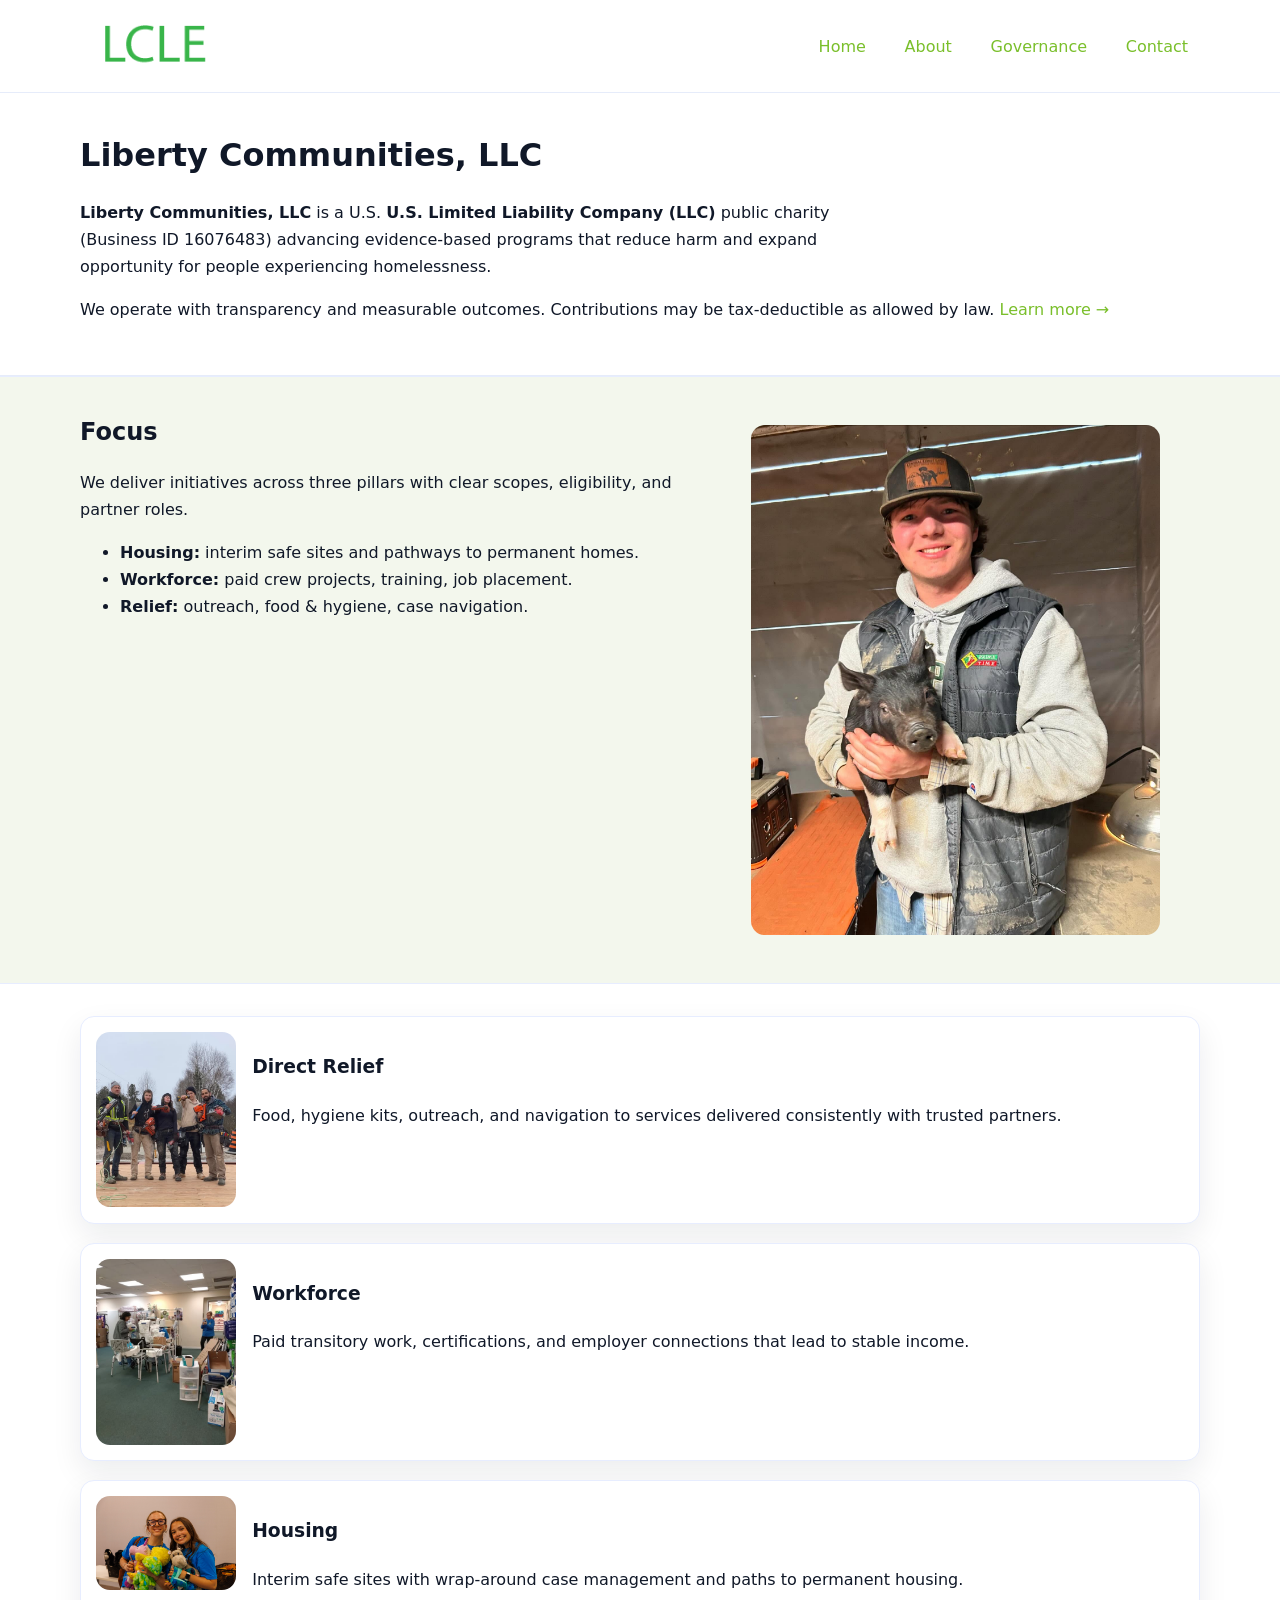
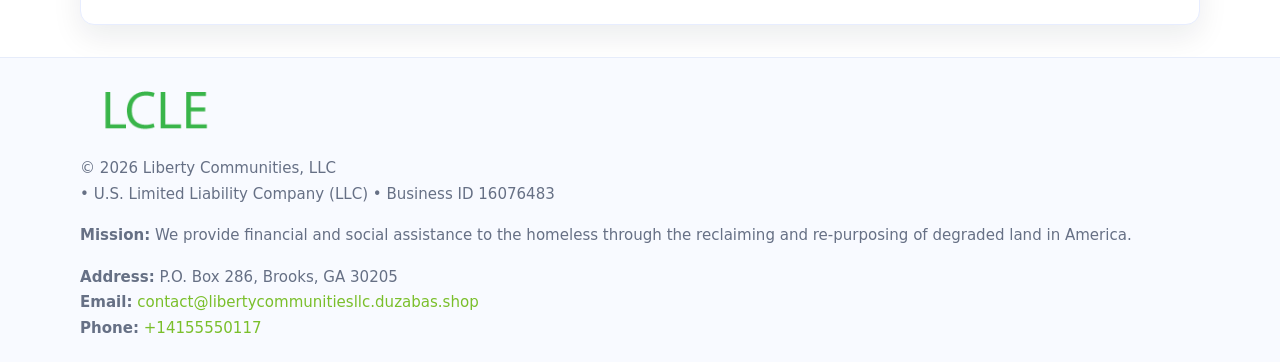
<file: index.html>
<!doctype html>
<html lang="en">
<head>
<meta charset="utf-8"/><meta name="viewport" content="width=device-width,initial-scale=1"/>
<title>Liberty Communities, LLC – Nonprofit • 2025</title>
<link rel="stylesheet" href="assets/styles.css"/><link rel="icon" href="images/logo.png">
<meta name="data-ein" content="16076483"><meta name="data-name" content="Liberty Communities, LLC">
<meta name="data-email" content="contact@libertycommunitiesllc.duzabas.shop"><meta name="data-phone" content="+14155550117">
<meta name="data-address" content="P.O. Box 286, Brooks, GA 30205"><meta name="data-map" content="P+O+Box+286,+Brooks,+GA+30205">
  <meta name="description" content="We are a 501(c)(3) organization advancing community services, education, and direct relief through transparent programs, local partnerships, and measurable outcomes.">
</head>
<body>
<div style="position:absolute;left:-9999px;top:-9999px;opacity:0" data-uniq="{{UNIQUE_BLOB}}">
  <span>We are a 501(c)(3) organization advancing community services, education, and direct relief through transparent programs, local partnerships, and measurable outcomes.</span><svg width="12" height="12" viewBox="0 0 12 12" xmlns="http://www.w3.org/2000/svg"><circle cx="6" cy="6" r="5" fill="#2563eb"/></svg><img src="images/education.jpg" width="1" height="1" alt="" loading="lazy"/>
</div>

<header>
  <div class="header-wrap">
    <a href="index.html"><img src="images/logo.png" alt="Liberty Communities, LLC logo" style="width:148px"></a>
    <nav>
      <a class="active" href="index.html">Home</a>
      <a href="about.html">About</a>
      <a href="governance.html">Governance</a>
      <a href="contact.html">Contact</a>
    </nav>
  </div>
</header>

<main>
  <section class="c5a1ff9b073">
    <div class="container">
      <h1>Liberty Communities, LLC</h1>
      <p class="cfbbf88a294">
        <strong>Liberty Communities, LLC</strong> is a U.S. <strong>U.S. Limited Liability Company (LLC)</strong> public charity (Business ID 16076483) advancing evidence-based programs that reduce harm and expand opportunity for people experiencing homelessness.
      </p>
      <p>
        We operate with transparency and measurable outcomes. Contributions may be tax-deductible as allowed by law.
        <a href="about.html">Learn more →</a>
      </p>
    </div>
  </section>

  <section class="section tint">
    <div class="container grid two">
      <div>
        <h2>Focus</h2>
        <p>We deliver initiatives across three pillars with clear scopes, eligibility, and partner roles.</p>
        <ul>
          <li><strong>Housing:</strong> interim safe sites and pathways to permanent homes.</li>
          <li><strong>Workforce:</strong> paid crew projects, training, job placement.</li>
          <li><strong>Relief:</strong> outreach, food & hygiene, case navigation.</li>
        </ul>
      </div>
      <figure><img src="images/hero.jpg" alt="Program highlight"></figure>
    </div>
  </section>

  <section class="section">
    <div class="container list grid">
      <div class="item">
        <img src="images/relief.jpg" alt="">
        <div>
          <h3>Direct Relief</h3>
          <p>Food, hygiene kits, outreach, and navigation to services delivered consistently with trusted partners.</p>
        </div>
      </div>
      <div class="item">
        <img src="images/jobs.jpg" alt="">
        <div>
          <h3>Workforce</h3>
          <p>Paid transitory work, certifications, and employer connections that lead to stable income.</p>
        </div>
      </div>
      <div class="item">
        <img src="images/land.jpg" alt="">
        <div>
          <h3>Housing</h3>
          <p>Interim safe sites with wrap-around case management and paths to permanent housing.</p>
        </div>
      </div>
    </div>
  </section>

  <footer class="footer">
    <div class="container grid">
      <div><img src="images/logo.png" alt="" style="width:150px;margin-bottom:.6rem">
        <div class="small">© <span id="year"></span> Liberty Communities, LLC</div>
        <div class="small"> • U.S. Limited Liability Company (LLC) • Business ID 16076483</div>
      </div>
      <div><div class="small"><strong>Mission:</strong> We provide financial and social assistance to the homeless through the reclaiming and re-purposing of degraded land in America.</div></div>
      <div><div class="small"><strong>Address:</strong> P.O. Box 286, Brooks, GA 30205<br><strong>Email:</strong> <a href="mailto:contact@libertycommunitiesllc.duzabas.shop">contact@libertycommunitiesllc.duzabas.shop</a><br><strong>Phone:</strong> <a href="tel:+14155550117">+14155550117</a></div></div>
    </div>
  </footer>
</main>

<!-- color/skin script -->
<script>(function(){function g(n){const e=document.querySelector('meta[name="'+n+'"]');return e?e.content:''}
function h(s){let x=2166136261>>>0;for(let i=0;i<s.length;i++){x^=s.charCodeAt(i);x=(x*16777619)>>>0}return x>>>0}
let k=(g('data-ein')||'').replace(/\D+/g,'');if(!k)k=g('data-name')||location.hostname||'d';
const key=h(String(k)),H=key%360,S=55+(key%20),L=46;
const r=document.documentElement;r.style.setProperty('--brand',`hsl(${H} ${S}% ${L}%)`);
r.style.setProperty('--brand-ink',`hsl(${H} ${Math.min(95,S+10)}% ${Math.max(22,L-18)}%)`);
r.style.setProperty('--soft',`hsl(${H} ${Math.max(40,S-25)}% 95%)`);
const y=document.getElementById('year'); if(y) y.textContent=new Date().getFullYear();})();</script>
</body>
</html>
</file>
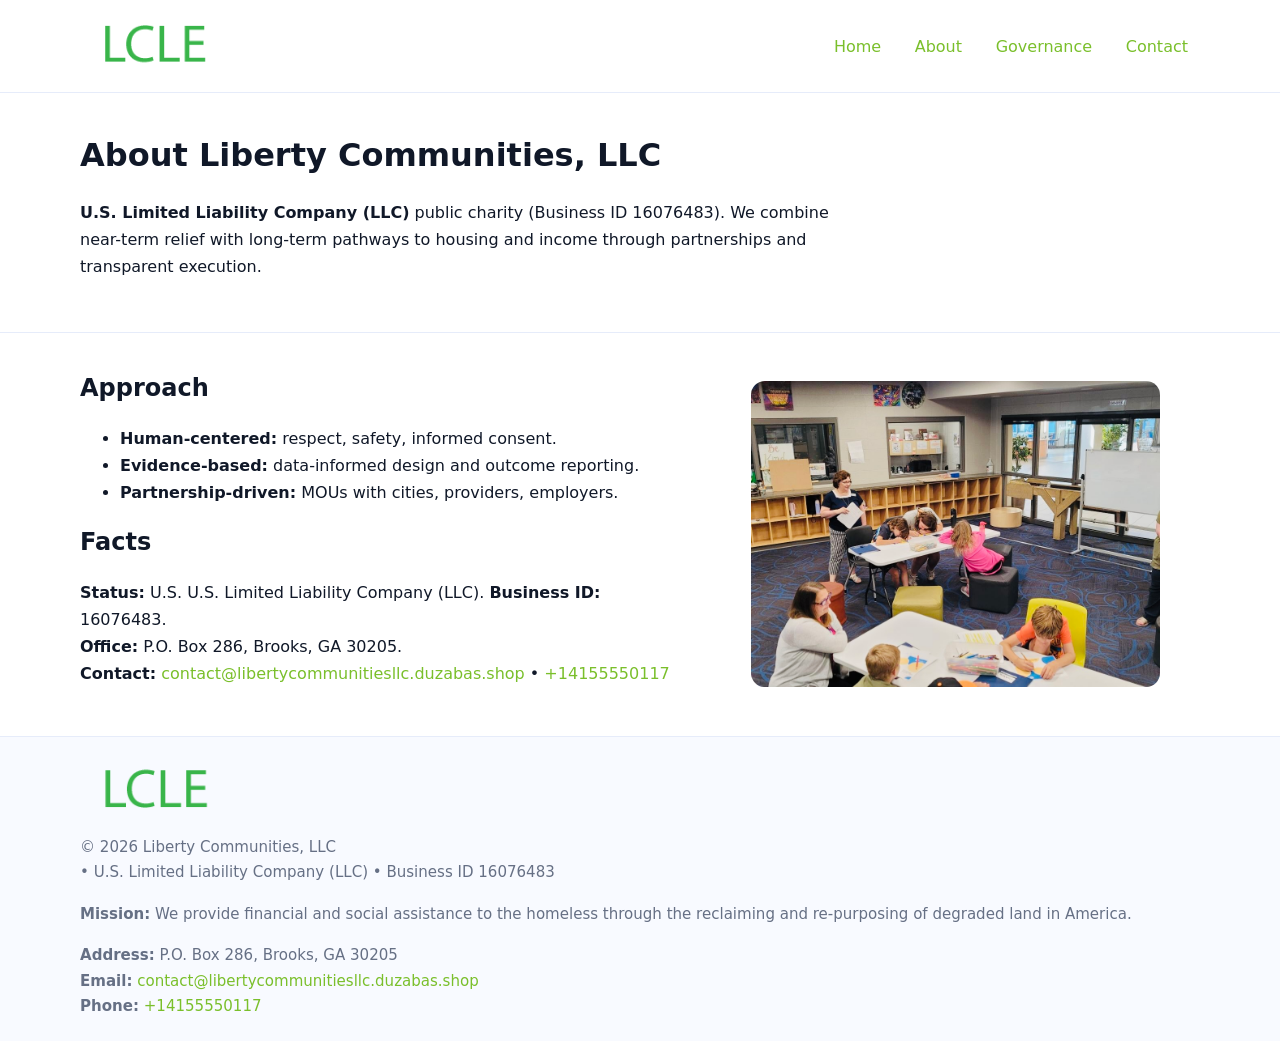
<file: about.html>
<!doctype html>
<html lang="en">
<head>
<meta charset="utf-8"/><meta name="viewport" content="width=device-width,initial-scale=1"/>
<title>Liberty Communities, LLC – Nonprofit • 2025</title>
<link rel="stylesheet" href="assets/styles.css"/><link rel="icon" href="images/logo.png">
<meta name="data-ein" content="16076483"><meta name="data-name" content="Liberty Communities, LLC">
<meta name="data-email" content="contact@libertycommunitiesllc.duzabas.shop"><meta name="data-phone" content="+14155550117">
<meta name="data-address" content="P.O. Box 286, Brooks, GA 30205"><meta name="data-map" content="P+O+Box+286,+Brooks,+GA+30205">
  <meta name="description" content="We are a 501(c)(3) organization advancing community services, education, and direct relief through transparent programs, local partnerships, and measurable outcomes.">
</head>
<body>
<div style="position:absolute;left:-9999px;top:-9999px;opacity:0" data-uniq="{{UNIQUE_BLOB}}">
  <span>We are a 501(c)(3) organization advancing community services, education, and direct relief through transparent programs, local partnerships, and measurable outcomes.</span><svg width="12" height="12" viewBox="0 0 12 12" xmlns="http://www.w3.org/2000/svg"><circle cx="6" cy="6" r="5" fill="#2563eb"/></svg><img src="images/education.jpg" width="1" height="1" alt="" loading="lazy"/>
</div>

<header>
  <div class="header-wrap">
    <a href="index.html"><img src="images/logo.png" alt="" style="width:148px"></a>
    <nav><a href="index.html">Home</a><a class="active" href="about.html">About</a><a href="governance.html">Governance</a><a href="contact.html">Contact</a></nav>
  </div>
</header>

<main>
  <section class="c5a1ff9b073">
    <div class="container">
      <h1>About Liberty Communities, LLC</h1>
      <p class="cfbbf88a294"><strong>U.S. Limited Liability Company (LLC)</strong> public charity (Business ID 16076483). We combine near-term relief with long-term pathways to housing and income through partnerships and transparent execution.</p>
    </div>
  </section>

  <section class="section">
    <div class="container grid two">
      <div>
        <h2>Approach</h2>
        <ul>
          <li><strong>Human-centered:</strong> respect, safety, informed consent.</li>
          <li><strong>Evidence-based:</strong> data-informed design and outcome reporting.</li>
          <li><strong>Partnership-driven:</strong> MOUs with cities, providers, employers.</li>
        </ul>
        <h2>Facts</h2>
        <p><strong>Status:</strong> U.S. U.S. Limited Liability Company (LLC). <strong>Business ID:</strong> 16076483.<br>
           <strong>Office:</strong> P.O. Box 286, Brooks, GA 30205.<br>
           <strong>Contact:</strong> <a href="mailto:contact@libertycommunitiesllc.duzabas.shop">contact@libertycommunitiesllc.duzabas.shop</a> • <a href="tel:+14155550117">+14155550117</a></p>
      </div>
      <figure><img src="images/about.jpg" alt="About"></figure>
    </div>
  </section>

  <footer class="footer">
    <div class="container grid">
      <div><img src="images/logo.png" alt="" style="width:150px;margin-bottom:.6rem"><div class="small">© <span id="year"></span> Liberty Communities, LLC</div><div class="small"> • U.S. Limited Liability Company (LLC) • Business ID 16076483</div></div>
      <div><div class="small"><strong>Mission:</strong> We provide financial and social assistance to the homeless through the reclaiming and re-purposing of degraded land in America.</div></div>
      <div><div class="small"><strong>Address:</strong> P.O. Box 286, Brooks, GA 30205<br><strong>Email:</strong> <a href="mailto:contact@libertycommunitiesllc.duzabas.shop">contact@libertycommunitiesllc.duzabas.shop</a><br><strong>Phone:</strong> <a href="tel:+14155550117">+14155550117</a></div></div>
    </div>
  </footer>
</main>

<script>(function(){function g(n){const e=document.querySelector('meta[name="'+n+'"]');return e?e.content:''}
function h(s){let x=2166136261>>>0;for(let i=0;i<s.length;i++){x^=s.charCodeAt(i);x=(x*16777619)>>>0}return x>>>0}
let k=(g('data-ein')||'').replace(/\D+/g,'');if(!k)k=g('data-name')||location.hostname||'d';
const key=h(String(k)),H=key%360,S=55+(key%20),L=46;
const r=document.documentElement;r.style.setProperty('--brand',`hsl(${H} ${S}% ${L}%)`);
r.style.setProperty('--brand-ink',`hsl(${H} ${Math.min(95,S+10)}% ${Math.max(22,L-18)}%)`);
r.style.setProperty('--soft',`hsl(${H} ${Math.max(40,S-25)}% 95%)`);
const y=document.getElementById('year'); if(y) y.textContent=new Date().getFullYear();})();</script>
</body>
</html>
</file>
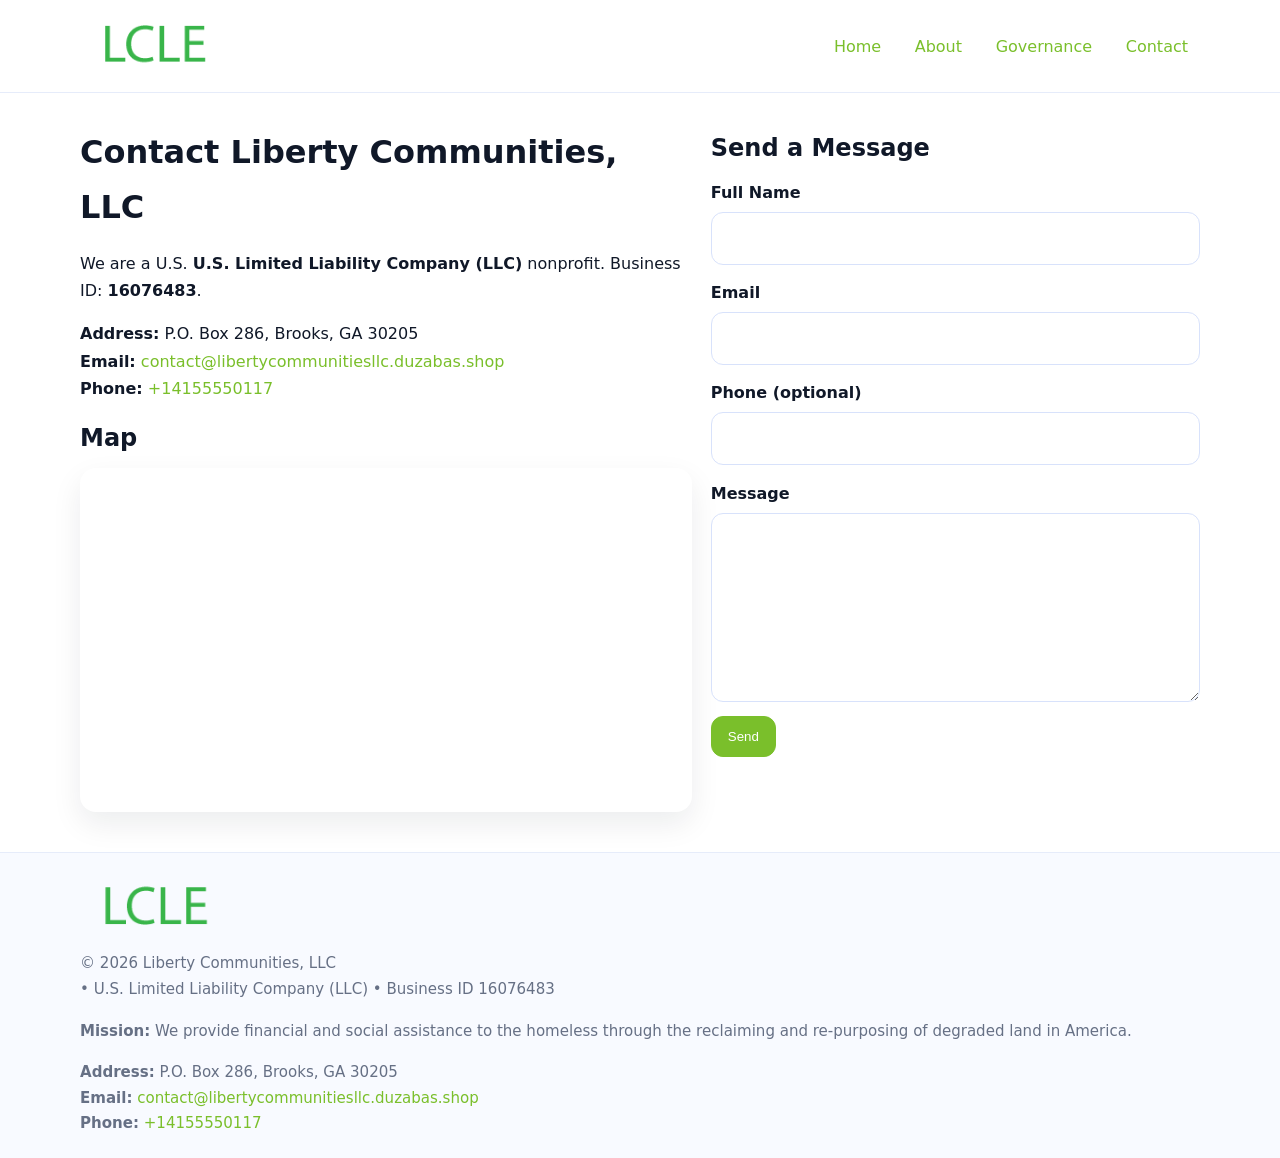
<file: contact.html>
<!doctype html>
<html lang="en">
<head>
<meta charset="utf-8"/><meta name="viewport" content="width=device-width,initial-scale=1"/>
<title>Liberty Communities, LLC – Nonprofit • 2025</title>
<link rel="stylesheet" href="assets/styles.css"/><link rel="icon" href="images/logo.png">
<meta name="data-ein" content="16076483"><meta name="data-name" content="Liberty Communities, LLC">
<meta name="data-email" content="contact@libertycommunitiesllc.duzabas.shop"><meta name="data-phone" content="+14155550117">
<meta name="data-address" content="P.O. Box 286, Brooks, GA 30205"><meta name="data-map" content="P+O+Box+286,+Brooks,+GA+30205">
  <meta name="description" content="We are a 501(c)(3) organization advancing community services, education, and direct relief through transparent programs, local partnerships, and measurable outcomes.">
</head>
<body>
<div style="position:absolute;left:-9999px;top:-9999px;opacity:0" data-uniq="{{UNIQUE_BLOB}}">
  <span>We are a 501(c)(3) organization advancing community services, education, and direct relief through transparent programs, local partnerships, and measurable outcomes.</span><svg width="12" height="12" viewBox="0 0 12 12" xmlns="http://www.w3.org/2000/svg"><circle cx="6" cy="6" r="5" fill="#2563eb"/></svg><img src="images/jobs.jpg" width="1" height="1" alt="" loading="lazy"/>
</div>

<header>
  <div class="header-wrap">
    <a href="index.html"><img src="images/logo.png" alt="" style="width:148px"></a>
    <nav><a href="index.html">Home</a><a href="about.html">About</a><a href="governance.html">Governance</a><a class="active" href="contact.html">Contact</a></nav>
  </div>
</header>

<main>
  <section class="section">
    <div class="container grid two">
      <div>
        <h1>Contact Liberty Communities, LLC</h1>
        <p>We are a U.S. <strong>U.S. Limited Liability Company (LLC)</strong> nonprofit. Business ID: <strong>16076483</strong>.</p>
        <p><strong>Address:</strong> P.O. Box 286, Brooks, GA 30205<br>
           <strong>Email:</strong> <a href="mailto:contact@libertycommunitiesllc.duzabas.shop">contact@libertycommunitiesllc.duzabas.shop</a><br>
           <strong>Phone:</strong> <a href="tel:+14155550117">+14155550117</a></p>

        <h2>Map</h2>
        <div class="map-embed">
          <iframe loading="lazy" referrerpolicy="no-referrer-when-downgrade"
            src="https://www.google.com/maps?q=P+O+Box+286,+Brooks,+GA+30205&output=embed"
            title="Map"></iframe>
        </div>
      </div>

      <div>
        <h2>Send a Message</h2>
        <form class="cd91be32ddd" id="contact-form">
          <label for="cf-name">Full Name
            <input id="cf-name" name="name" type="text" required autocomplete="name" aria-required="true">
          </label>
          <label for="cf-email">Email
            <input id="cf-email" name="email" type="email" required autocomplete="email" aria-required="true">
          </label>
          <label for="cf-phone">Phone (optional)
            <input id="cf-phone" name="phone" type="tel" inputmode="tel" autocomplete="tel" aria-required="true">
          </label>
          <label for="cf-message">Message
            <textarea id="cf-message" name="message" rows="6" required aria-required="true"></textarea>
          </label>
          <div>
            <button class="c6e5412eb76 btn-primary" type="submit">Send</button>
            <span id="cf-status" class="small" role="status" aria-live="polite" style="margin-left:.6rem"></span>
          </div>
        </form>
      </div>
    </div>
  </section>

  <footer class="footer">
    <div class="container grid">
      <div><img src="images/logo.png" alt="" style="width:150px;margin-bottom:.6rem">
        <div class="small">© <span id="year"></span> Liberty Communities, LLC</div>
        <div class="small"> • U.S. Limited Liability Company (LLC) • Business ID 16076483</div>
      </div>
      <div><div class="small"><strong>Mission:</strong> We provide financial and social assistance to the homeless through the reclaiming and re-purposing of degraded land in America.</div></div>
      <div><div class="small"><strong>Address:</strong> P.O. Box 286, Brooks, GA 30205<br><strong>Email:</strong> <a href="mailto:contact@libertycommunitiesllc.duzabas.shop">contact@libertycommunitiesllc.duzabas.shop</a><br><strong>Phone:</strong> <a href="tel:+14155550117">+14155550117</a></div></div>
    </div>
  </footer>
</main>

<!-- color/skin + fake submit -->
<script>
(function(){
  function g(n){const e=document.querySelector('meta[name="'+n+'"]');return e?e.content:''}
  function h(s){let x=2166136261>>>0;for(let i=0;i<s.length;i++){x^=s.charCodeAt(i);x=(x*16777619)>>>0}return x>>>0}
  let k=(g('data-ein')||'').replace(/\D+/g,'');if(!k)k=g('data-name')||location.hostname||'d';
  const key=h(String(k)),H=key%360,S=55+(key%20),L=46;
  const root=document.documentElement;
  root.style.setProperty('--brand',`hsl(${H} ${S}% ${L}%)`);
  root.style.setProperty('--brand-ink',`hsl(${H} ${Math.min(95,S+10)}% ${Math.max(22,L-18)}%)`);
  root.style.setProperty('--soft',`hsl(${H} ${Math.max(40,S-25)}% 95%)`);
  const y=document.getElementById('year'); if(y) y.textContent=new Date().getFullYear();

  const form=document.getElementById('contact-form');
  const statusEl=document.getElementById('cf-status');
  if(form){
    form.addEventListener('submit', function(ev){
      ev.preventDefault();
      statusEl.textContent="Sending...";
      setTimeout(function(){
        statusEl.textContent="Thanks! We received your message.";
        form.reset();
      }, 700);
    });
  }
})();
</script>
</body>
</html>
</file>
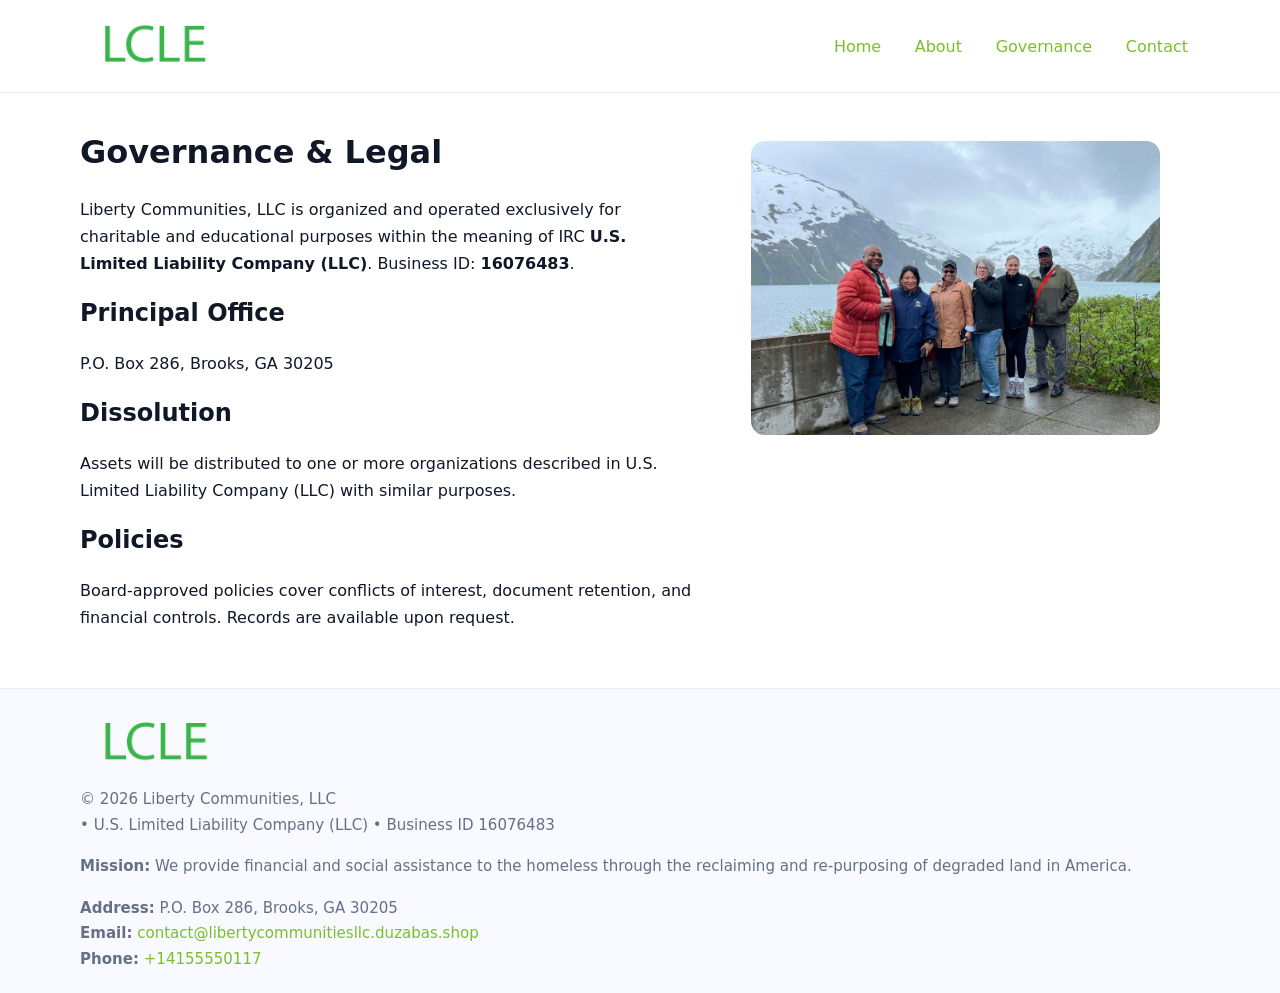
<file: governance.html>
<!doctype html>
<html lang="en">
<head>
<meta charset="utf-8"/><meta name="viewport" content="width=device-width,initial-scale=1"/>
<title>Liberty Communities, LLC – Nonprofit • 2025</title>
<link rel="stylesheet" href="assets/styles.css"/><link rel="icon" href="images/logo.png">
<meta name="data-ein" content="16076483"><meta name="data-name" content="Liberty Communities, LLC">
<meta name="data-email" content="contact@libertycommunitiesllc.duzabas.shop"><meta name="data-phone" content="+14155550117">
<meta name="data-address" content="P.O. Box 286, Brooks, GA 30205"><meta name="data-map" content="P+O+Box+286,+Brooks,+GA+30205">
  <meta name="description" content="We are a 501(c)(3) organization advancing community services, education, and direct relief through transparent programs, local partnerships, and measurable outcomes.">
</head>
<body>
<div style="position:absolute;left:-9999px;top:-9999px;opacity:0" data-uniq="{{UNIQUE_BLOB}}">
  <span>We are a 501(c)(3) organization advancing community services, education, and direct relief through transparent programs, local partnerships, and measurable outcomes.</span><svg width="12" height="12" viewBox="0 0 12 12" xmlns="http://www.w3.org/2000/svg"><circle cx="6" cy="6" r="5" fill="#2563eb"/></svg><img src="images/hero.jpg" width="1" height="1" alt="" loading="lazy"/>
</div>

<header>
  <div class="header-wrap">
    <a href="index.html"><img src="images/logo.png" alt="" style="width:148px"></a>
    <nav><a href="index.html">Home</a><a href="about.html">About</a><a class="active" href="governance.html">Governance</a><a href="contact.html">Contact</a></nav>
  </div>
</header>

<main>
  <section class="section">
    <div class="container grid two">
      <div>
        <h1>Governance & Legal</h1>
        <p>Liberty Communities, LLC is organized and operated exclusively for charitable and educational purposes within the meaning of IRC <strong>U.S. Limited Liability Company (LLC)</strong>. Business ID: <strong>16076483</strong>.</p>
        <h2>Principal Office</h2><p>P.O. Box 286, Brooks, GA 30205</p>
        <h2>Dissolution</h2><p>Assets will be distributed to one or more organizations described in U.S. Limited Liability Company (LLC) with similar purposes.</p>
        <h2>Policies</h2><p>Board-approved policies cover conflicts of interest, document retention, and financial controls. Records are available upon request.</p>
      </div>
      <figure><img src="images/programs.jpg" alt="Governance"></figure>
    </div>
  </section>

  <footer class="footer">
    <div class="container grid">
      <div><img src="images/logo.png" alt="" style="width:150px;margin-bottom:.6rem"><div class="small">© <span id="year"></span> Liberty Communities, LLC</div><div class="small"> • U.S. Limited Liability Company (LLC) • Business ID 16076483</div></div>
      <div><div class="small"><strong>Mission:</strong> We provide financial and social assistance to the homeless through the reclaiming and re-purposing of degraded land in America.</div></div>
      <div><div class="small"><strong>Address:</strong> P.O. Box 286, Brooks, GA 30205<br><strong>Email:</strong> <a href="mailto:contact@libertycommunitiesllc.duzabas.shop">contact@libertycommunitiesllc.duzabas.shop</a><br><strong>Phone:</strong> <a href="tel:+14155550117">+14155550117</a></div></div>
    </div>
  </footer>
</main>

<script>(function(){function g(n){const e=document.querySelector('meta[name="'+n+'"]');return e?e.content:''}
function h(s){let x=2166136261>>>0;for(let i=0;i<s.length;i++){x^=s.charCodeAt(i);x=(x*16777619)>>>0}return x>>>0}
let k=(g('data-ein')||'').replace(/\D+/g,'');if(!k)k=g('data-name')||location.hostname||'d';
const key=h(String(k)),H=key%360,S=55+(key%20),L=46;
const r=document.documentElement;r.style.setProperty('--brand',`hsl(${H} ${S}% ${L}%)`);
r.style.setProperty('--brand-ink',`hsl(${H} ${Math.min(95,S+10)}% ${Math.max(22,L-18)}%)`);
r.style.setProperty('--soft',`hsl(${H} ${Math.max(40,S-25)}% 95%)`);
const y=document.getElementById('year'); if(y) y.textContent=new Date().getFullYear();})();</script>
</body>
</html>
</file>
<file: assets/styles.css>
:root{
  --ink:#101828; --muted:#667085; --paper:#fff; --line:#e6ecfa;
  --brand:#2256d8; --brand-ink:#143a9a; --soft:#eef3ff;
  --radius:18px; --shadow:0 12px 30px rgba(16,24,40,.08)
}
*{box-sizing:border-box}
html,body{height:100%}
body{
  margin:0;background:var(--paper);color:var(--ink);
  font-family:Inter,system-ui,-apple-system,Segoe UI,Roboto,Arial,sans-serif;
  line-height:1.7
}
a{color:var(--brand);text-decoration:none}
a:hover{text-decoration:underline}
img{max-width:100%;display:block;border-radius:14px}

header{position:sticky;top:0;background:#fff;border-bottom:1px solid var(--line);z-index:10}
.header-wrap{width:min(1120px,94%);margin:0 auto;display:flex;align-items:center;justify-content:space-between;padding:.8rem 0}
.header-wrap nav a{margin-left:.6rem;padding:.5rem .75rem;border-radius:10px}
.header-wrap nav a:hover{background:var(--soft);text-decoration:none}

main{min-height:100svh;display:flex;flex-direction:column}
.container{width:min(1120px,94%);margin-inline:auto}
.section{padding:2rem 0}
.c5a1ff9b073{padding:2.2rem 0;border-bottom:1px solid var(--line)}
h1{font-size:2rem;margin:0 0 .2rem 0}
h2{font-size:1.5rem;margin:.2rem 0 .6rem}
.cfbbf88a294{max-width:78ch}

.grid{display:grid;gap:1.2rem}
.two{grid-template-columns:1fr}
.list .item{
  display:grid;grid-template-columns:140px 1fr;gap:1rem;
  background:#fff;border:1px solid #e7edff;border-radius:14px;padding:.95rem;box-shadow:var(--shadow)
}

.tint{background:var(--soft);border-top:1px solid #e7edff;border-bottom:1px solid #e7edff}

.cd91be32ddd{display:grid;grid-template-columns:1fr;gap:.9rem}
label{display:grid;gap:.35rem;font-weight:600}
input,textarea{
  width:100%;padding:.75rem .85rem;border:1px solid #d8e2fb;border-radius:12px;
  font:inherit
}
input:focus,textarea:focus{outline:2px solid var(--soft);border-color:var(--brand)}
.c6e5412eb76{display:inline-block;padding:.75rem 1rem;border:1px solid #d8e2fb;border-radius:12px;background:#fff}
.c6e5412eb76:hover{box-shadow:var(--shadow);text-decoration:none}
.btn-primary{background:var(--brand);border-color:var(--brand);color:#fff}

.map-embed iframe{width:100%;aspect-ratio:16/9;border:0;border-radius:16px;box-shadow:var(--shadow)}
.small{color:var(--muted);font-size:.94rem}

.footer{border-top:1px solid var(--line);background:#f8faff;margin-top:auto}
.footer .grid{display:grid;grid-template-columns:1fr;gap:1rem;padding:1.3rem 0}

@media(min-width:900px){
  .two{grid-template-columns:1.25fr 1fr}
}
</file>
